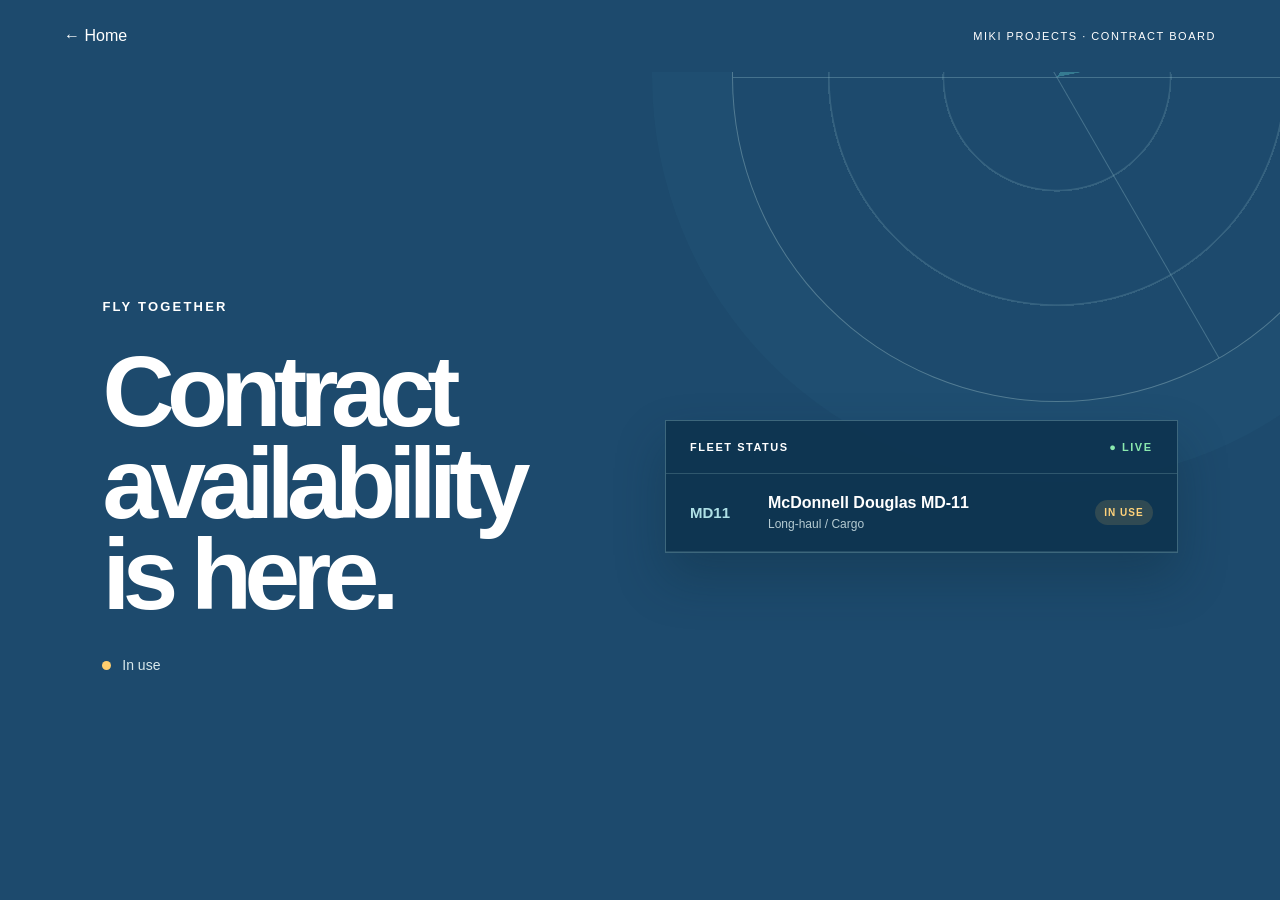
<file: contract-status.html>
<!doctype html>
<html lang="en"><head><meta charset="UTF-8" /><meta name="viewport" content="width=device-width, initial-scale=1.0" /><link rel="canonical" href="https://mikiprojects.com/contract-status.html" /><title>Contract Availability — Miki Projects</title><link rel="stylesheet" href="styles.css" /></head>
<body class="contract-page"><header class="contract-nav"><a href="index.html">← Home</a><span>MIKI PROJECTS · CONTRACT BOARD</span></header><main class="contract-main"><section class="contract-intro"><p>FLY TOGETHER</p><h1>Contract<br />availability<br />is here.</h1><div class="contract-key"><b></b> In use</div></section><section class="fleet-board"><div class="board-head"><span>FLEET STATUS</span><span class="live-dot">● LIVE</span></div><div class="plane-status booked"><strong>MD11</strong><div><b>McDonnell Douglas MD-11</b><small>Long-haul / Cargo</small></div><em>IN USE</em></div></section><div class="contract-radar"></div></main></body></html>
</file>
<file: styles.css>
*{box-sizing:border-box}html,body{margin:0;min-height:100%;font-family:'DM Sans',Arial,sans-serif}.miki-home{background:#fff;color:#1b2730}.miki-nav{position:absolute;z-index:2;top:0;right:0;display:flex;gap:24px;align-items:center;padding:28px 3%;}.miki-nav a{color:#fff;text-decoration:none;font-size:20px}.miki-nav a:not(:first-child){font-weight:700;font-size:24px}.miki-hero{height:min(720px,100vh);min-height:500px;position:relative;display:grid;place-items:center;isolation:isolate;background:url('assets/miki-aircraft-reference.png') center/cover no-repeat}.miki-hero:after{content:'';position:absolute;z-index:-1;inset:0;background:linear-gradient(180deg,rgba(22,69,104,.12),rgba(6,29,36,.08))}.miki-copy{color:#fff;text-align:center;margin-top:25px;padding:20px}.miki-copy h1{font-size:clamp(42px,5.4vw,86px);line-height:1.02;margin:0 0 60px;font-weight:700;letter-spacing:-.045em;text-shadow:0 2px 13px rgba(0,0,0,.18)}.miki-button,.miki-contact{display:inline-block;border-radius:100px;background:#ffa12c;color:#fff;padding:18px 52px;text-decoration:none;font-size:16px;box-shadow:0 10px 20px rgba(69,43,8,.18);transition:.2s}.miki-button:hover,.miki-contact:hover{background:#ed8e18;transform:translateY(-2px)}.miki-info{text-align:center;padding:68px 25px}.miki-info h2{font-size:30px;margin:0 0 10px}.miki-info p{color:#68747c;margin:0 0 26px}.miki-contact{background:#1b7bd3}.miki-contact:hover{background:#1169b8}.miki-chat{position:fixed;right:23px;bottom:20px;z-index:3;width:59px;height:59px;border-radius:50%;display:grid;place-items:center;background:#20cd69;color:#fff;text-decoration:none;font-size:30px;box-shadow:0 8px 18px #0003}.contract-page{min-height:100vh;background:#1d4a6d;color:#fff;font-family:Arial,sans-serif}.contract-nav{height:72px;display:flex;align-items:center;justify-content:space-between;padding:0 5%;position:relative;z-index:3}.contract-nav a{color:#fff;text-decoration:none}.contract-nav span{font-size:11px;letter-spacing:.14em}.contract-main{min-height:calc(100vh - 72px);position:relative;overflow:hidden;display:grid;grid-template-columns:1fr 1fr;gap:50px;align-items:center;padding:55px 8%;background:#1d4a6d}.contract-intro{position:relative;z-index:2}.contract-intro p{font-size:13px;font-weight:bold;letter-spacing:.17em;margin:0 0 32px}.contract-intro h1{margin:0;font-size:clamp(60px,7.8vw,125px);line-height:.92;letter-spacing:-.075em}.contract-key{margin-top:36px;color:#d9e9ec;font-size:14px}.contract-key i,.contract-key b{height:9px;width:9px;border-radius:50%;display:inline-block;margin:0 7px 0 0;background:#78e2a3}.contract-key b{background:#ffce6e}.fleet-board{position:relative;z-index:2;background:rgba(11,50,77,.84);border:1px solid #9ccbd155;box-shadow:0 25px 50px #0b27364d}.board-head{display:flex;justify-content:space-between;padding:20px 24px;border-bottom:1px solid #b8dde032;font-size:11px;font-weight:bold;letter-spacing:.14em}.live-dot{color:#8ae9ae}.plane-status{display:grid;grid-template-columns:64px 1fr auto;gap:14px;align-items:center;padding:20px 24px;border-bottom:1px solid #b8dde024}.plane-status>strong{color:#aee0e6;font-size:15px}.plane-status b,.plane-status small{display:block}.plane-status small{color:#b5cbd2;font-size:12px;margin-top:5px}.plane-status em{font-size:10px;font-style:normal;letter-spacing:.1em;font-weight:bold;padding:7px 9px;border-radius:99px}.available em{background:#54d68826;color:#8ae9ae}.booked em{background:#ffc45b24;color:#ffd27a}.contract-radar{position:absolute;right:-8vw;top:-25vw;width:min(52vw,650px);aspect-ratio:1;border-radius:50%;border:1px solid #c2e5e666;background:repeating-radial-gradient(circle,transparent 0 24.5%,#b4e0e433 24.7% 25%),conic-gradient(from 35deg,#4da7b2aa 0 43deg,transparent 44deg 360deg);opacity:.8;box-shadow:0 0 0 80px #37718d22}.contract-radar:before,.contract-radar:after{content:'';position:absolute;left:0;right:0;top:50%;height:1px;background:#b4e0e655}.contract-radar:after{transform:rotate(60deg)}@media(max-width:700px){.miki-nav{padding:18px;gap:14px}.miki-nav a{font-size:16px}.miki-nav a:not(:first-child){font-size:19px}.miki-copy h1{margin-bottom:35px}.miki-button{padding:15px 29px}.miki-hero{height:72vh;min-height:450px;background-position:center}.contract-main{grid-template-columns:1fr;padding:55px 7% 75px;gap:45px}.contract-radar{width:100vw;right:-37vw;top:-8vw}.plane-status{grid-template-columns:50px 1fr;padding:17px}.plane-status em{grid-column:2;justify-self:start}.contract-nav span{display:none}}
</file>
